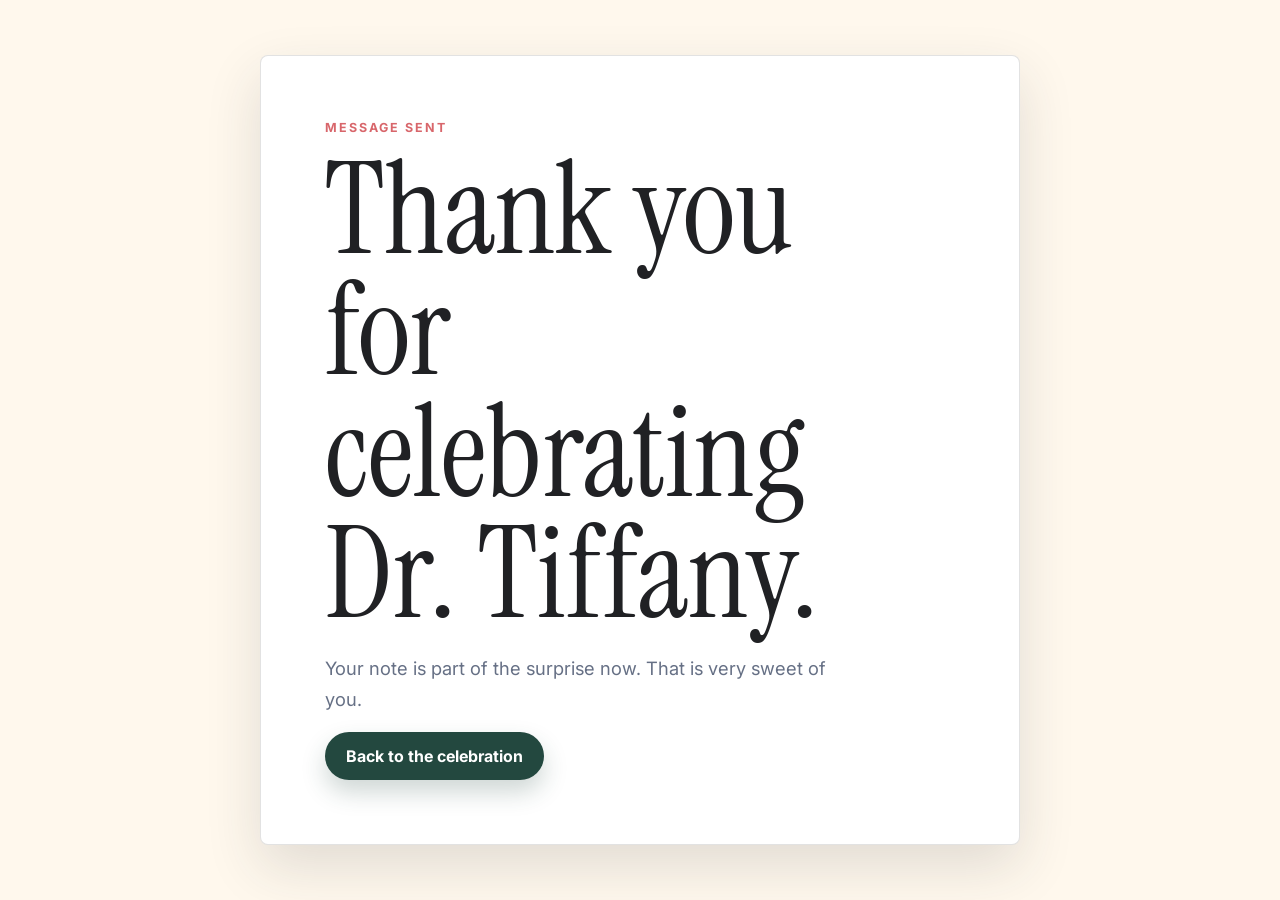
<file: thank-you.html>
<!doctype html>
<html lang="en">
  <head>
    <meta charset="utf-8">
    <meta name="viewport" content="width=device-width, initial-scale=1">
    <title>Thank you - Cheers to Dr. Tiffany</title>
    <link rel="preconnect" href="https://fonts.googleapis.com">
    <link rel="preconnect" href="https://fonts.gstatic.com" crossorigin>
    <link
      href="https://fonts.googleapis.com/css2?family=Instrument+Serif:ital@0;1&family=Inter:wght@400;500;600;700&display=swap"
      rel="stylesheet"
    >
    <link rel="stylesheet" href="styles.css">
  </head>
  <body class="thanks-page">
    <main class="thanks">
      <p class="eyebrow">message sent</p>
      <h1>Thank you for celebrating Dr. Tiffany.</h1>
      <p>Your note is part of the surprise now. That is very sweet of you.</p>
      <a href="/" class="button button--primary">Back to the celebration</a>
    </main>
  </body>
</html>
</file>
<file: styles.css>
:root {
  --ink: #202124;
  --muted: #667085;
  --paper: #fffaf4;
  --cream: #fff3df;
  --green: #426b5f;
  --green-dark: #23483f;
  --rose: #d8666b;
  --gold: #d39a33;
  --sky: #7aa7c7;
  --border: rgba(32, 33, 36, 0.13);
  --shadow: 0 22px 55px rgba(43, 48, 54, 0.14);
}

* {
  box-sizing: border-box;
}

html {
  scroll-behavior: smooth;
}

body {
  margin: 0;
  background: var(--paper);
  color: var(--ink);
  font-family: Inter, system-ui, -apple-system, BlinkMacSystemFont, "Segoe UI", sans-serif;
}

main {
  overflow: hidden;
}

.hero {
  min-height: 92vh;
  display: grid;
  grid-template-columns: minmax(0, 1.04fr) minmax(360px, 0.96fr);
  background: #fbf2e4;
}

.hero__image {
  min-height: 520px;
  background:
    linear-gradient(180deg, rgba(32, 33, 36, 0.02), rgba(32, 33, 36, 0.1)),
    url("assets/tiffany.jpg");
  background-size: cover;
  background-position: center 34%;
}

.hero__content {
  align-self: center;
  padding: clamp(36px, 7vw, 96px);
}

.eyebrow {
  margin: 0 0 14px;
  color: var(--rose);
  font-size: 0.78rem;
  font-weight: 700;
  letter-spacing: 0.16em;
  text-transform: uppercase;
}

h1,
h2 {
  margin: 0;
  font-family: "Instrument Serif", Georgia, serif;
  font-weight: 400;
  line-height: 0.95;
}

h1 {
  max-width: 11ch;
  font-size: clamp(4.5rem, 11vw, 9rem);
}

.title-name {
  display: block;
  font-size: 0.62em;
  line-height: 1;
  white-space: nowrap;
}

.title-soon {
  display: inline-block;
  margin-right: 0.08em;
  font-size: 0.34em;
  vertical-align: 0.45em;
}

h2 {
  font-size: clamp(2.8rem, 7vw, 5.5rem);
}

.hero__copy {
  max-width: 560px;
  margin: 30px 0 0;
  color: #46484d;
  font-size: clamp(1.05rem, 2vw, 1.35rem);
  line-height: 1.65;
}

.hero__actions {
  display: flex;
  flex-wrap: wrap;
  gap: 12px;
  margin-top: 34px;
}

.button {
  appearance: none;
  display: inline-flex;
  align-items: center;
  justify-content: center;
  min-height: 48px;
  padding: 0 20px;
  border: 1px solid transparent;
  border-radius: 999px;
  font: inherit;
  font-weight: 700;
  text-decoration: none;
  cursor: pointer;
  transition: transform 160ms ease, box-shadow 160ms ease, background 160ms ease;
}

.button:hover {
  transform: translateY(-2px);
}

.button--primary {
  background: var(--green-dark);
  color: #fff;
  box-shadow: 0 12px 24px rgba(35, 72, 63, 0.22);
}

.button--ghost {
  border-color: rgba(32, 33, 36, 0.2);
  color: var(--ink);
  background: rgba(255, 255, 255, 0.44);
}

.intro-band {
  display: grid;
  grid-template-columns: repeat(3, 1fr);
  gap: 1px;
  background: var(--border);
  border-block: 1px solid var(--border);
}

.intro-band div {
  min-height: 150px;
  display: grid;
  align-content: center;
  gap: 8px;
  padding: 28px clamp(20px, 4vw, 56px);
  background: var(--green);
  color: #fff;
}

.stat {
  font-family: "Instrument Serif", Georgia, serif;
  font-size: clamp(2.5rem, 5vw, 4.6rem);
  line-height: 0.95;
}

.intro-band span:last-child {
  color: rgba(255, 255, 255, 0.78);
  font-weight: 700;
}

.message-wall,
.gallery-section,
.guestbook {
  padding: clamp(64px, 9vw, 120px) clamp(20px, 6vw, 84px);
}

.section-heading {
  max-width: 780px;
  margin-bottom: 34px;
}

.messages-grid {
  display: grid;
  grid-template-columns: repeat(3, minmax(0, 1fr));
  gap: 18px;
}

.messages-grid:empty {
  display: none;
}

.message-card {
  min-height: 245px;
  display: flex;
  flex-direction: column;
  justify-content: space-between;
  padding: 28px;
  border: 1px solid var(--border);
  border-radius: 8px;
  background: #fff;
  box-shadow: var(--shadow);
}

.message-card--accent {
  background: var(--cream);
}

.message-card p {
  margin: 0;
  font-family: "Instrument Serif", Georgia, serif;
  font-size: clamp(1.65rem, 3vw, 2.35rem);
  line-height: 1.06;
}

.message-card span {
  margin-top: 22px;
  color: var(--muted);
  font-weight: 700;
}

.gallery-section {
  background: #eef5f4;
}

.photo-grid {
  display: grid;
  grid-template-columns: 1.15fr 0.85fr;
  grid-auto-rows: minmax(220px, 34vw);
  gap: 18px;
}

.photo-grid:empty {
  display: none;
}

.photo-card {
  position: relative;
  min-height: 260px;
  margin: 0;
  overflow: hidden;
  border-radius: 8px;
  background-size: cover;
  background-position: center;
  box-shadow: var(--shadow);
}

.photo-card::after {
  content: "";
  position: absolute;
  inset: 0;
  background: linear-gradient(180deg, transparent 45%, rgba(0, 0, 0, 0.62));
}

.photo-card figcaption {
  position: absolute;
  z-index: 1;
  left: 20px;
  right: 20px;
  bottom: 18px;
  color: #fff;
  font-weight: 700;
}

.photo-card--one {
  grid-row: span 2;
  background-image: url("https://images.unsplash.com/photo-1511795409834-ef04bbd61622?auto=format&fit=crop&w=1200&q=85");
}

.photo-card--two {
  background-image: url("https://images.unsplash.com/photo-1499750310107-5fef28a66643?auto=format&fit=crop&w=1000&q=85");
}

.photo-card--three {
  background-image: url("https://images.unsplash.com/photo-1529156069898-49953e39b3ac?auto=format&fit=crop&w=1000&q=85");
}

.guestbook {
  display: grid;
  grid-template-columns: minmax(260px, 0.82fr) minmax(320px, 1fr);
  gap: clamp(28px, 6vw, 80px);
  align-items: start;
  background: #fff8ed;
}

.guestbook__text p:last-child {
  max-width: 520px;
  color: var(--muted);
  font-size: 1.05rem;
  line-height: 1.7;
}

.guestbook-form {
  display: grid;
  gap: 18px;
  padding: clamp(24px, 4vw, 40px);
  border: 1px solid var(--border);
  border-radius: 8px;
  background: #fff;
  box-shadow: var(--shadow);
}

label {
  display: grid;
  gap: 8px;
  color: #3d4045;
  font-weight: 700;
}

.optional-label {
  color: var(--muted);
  font-size: 0.85rem;
  font-weight: 600;
}

input,
textarea {
  width: 100%;
  border: 1px solid rgba(32, 33, 36, 0.18);
  border-radius: 8px;
  padding: 13px 14px;
  background: #fff;
  color: var(--ink);
  font: inherit;
}

textarea {
  resize: vertical;
}

input:focus,
textarea:focus {
  outline: 3px solid rgba(122, 167, 199, 0.35);
  border-color: var(--sky);
}

.form-note {
  min-height: 24px;
  margin: 0;
  color: var(--green-dark);
  font-weight: 700;
}

footer {
  padding: 28px;
  background: var(--green-dark);
  color: rgba(255, 255, 255, 0.75);
  text-align: center;
}

.thanks-page {
  min-height: 100vh;
  display: grid;
  place-items: center;
  background: #fff8ed;
}

.thanks {
  width: min(760px, calc(100vw - 40px));
  padding: clamp(32px, 6vw, 64px);
  border: 1px solid var(--border);
  border-radius: 8px;
  background: #fff;
  box-shadow: var(--shadow);
}

.thanks h1 {
  max-width: 10ch;
  font-size: clamp(4rem, 10vw, 8rem);
}

.thanks p:not(.eyebrow) {
  max-width: 540px;
  color: var(--muted);
  font-size: 1.15rem;
  line-height: 1.65;
}

@media (max-width: 900px) {
  .hero,
  .guestbook {
    grid-template-columns: 1fr;
  }

  .hero {
    min-height: auto;
  }

  .hero__image {
    min-height: 44vh;
  }

  h1 {
    max-width: 10ch;
  }

  .title-name {
    font-size: 0.58em;
  }

  .intro-band,
  .messages-grid,
  .photo-grid {
    grid-template-columns: 1fr;
  }

  .photo-card--one {
    grid-row: auto;
  }
}

@media (max-width: 560px) {
  .hero__content,
  .message-wall,
  .gallery-section,
  .guestbook {
    padding-inline: 18px;
  }

  h1 {
    font-size: clamp(3.7rem, 18vw, 5.2rem);
  }

  .title-name {
    font-size: 0.55em;
  }

  .title-soon {
    font-size: 0.36em;
  }

  .hero__actions,
  .button {
    width: 100%;
  }

  .message-card {
    min-height: 210px;
  }
}
</file>
